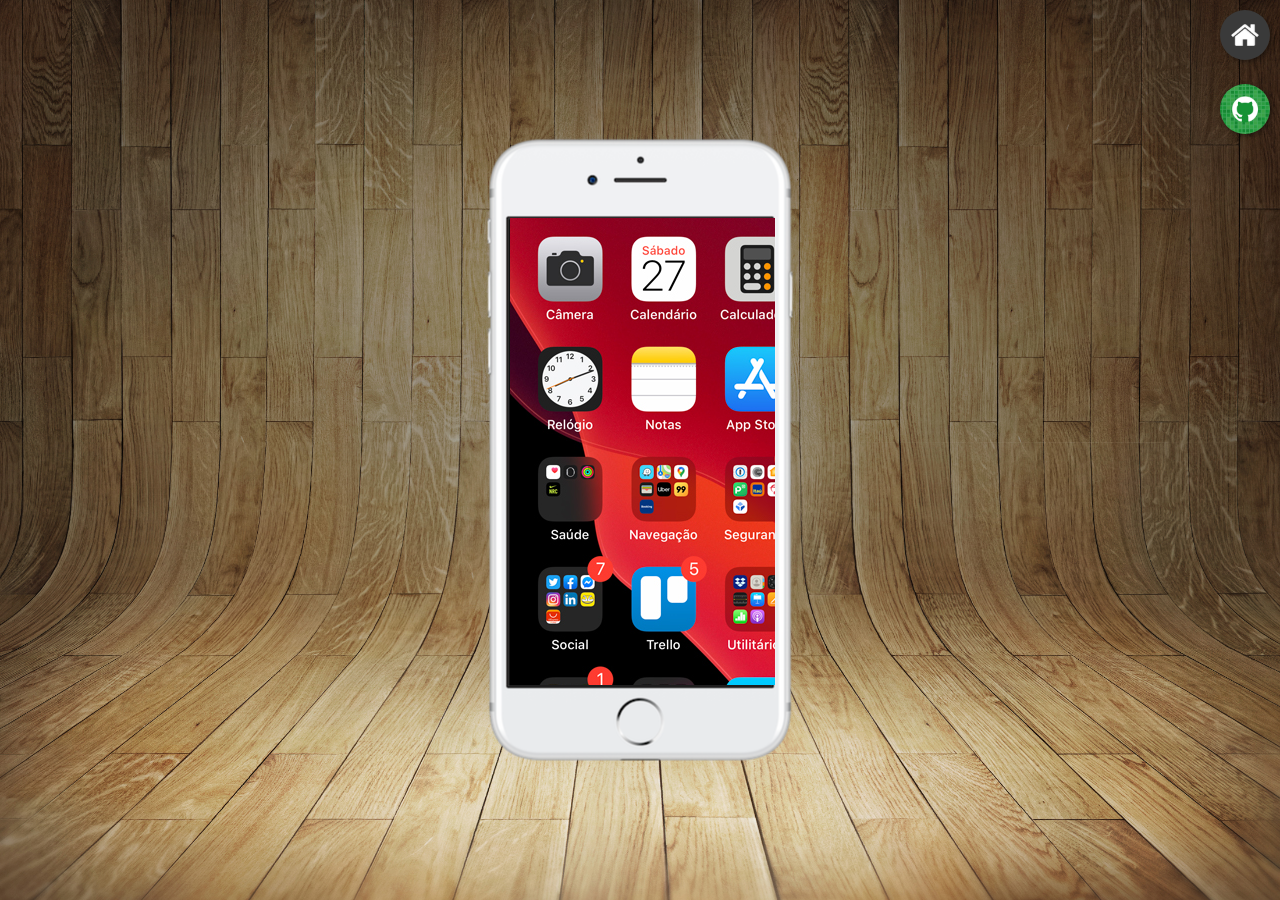
<file: index.html>
<!DOCTYPE html>
<html lang="pt-br">
<head>
    <meta charset="UTF-8">
    <meta name="viewport" content="width=device-width, initial-scale=1.0">
    <title>Meu site social</title>
    <link rel="stylesheet" href="estilos/estilo.css">
</head>
<body>
    <section id="celular">
        <iframe src="imagens/tela-home.jpg" frameborder="0" name="tela">
            Infelizmente seu navegador não roda imagens
        </iframe>
    </section>
    <section id="botoes">
        <a href="imagens/tela-home.jpg" target="tela"><img src="imagens/logo-home.jpg" alt=""></a>
        <a href="github.html" target="tela"><img src="imagens/logo-github.jpg" alt=""></a>
    </section>
</body>
</html>
</file>
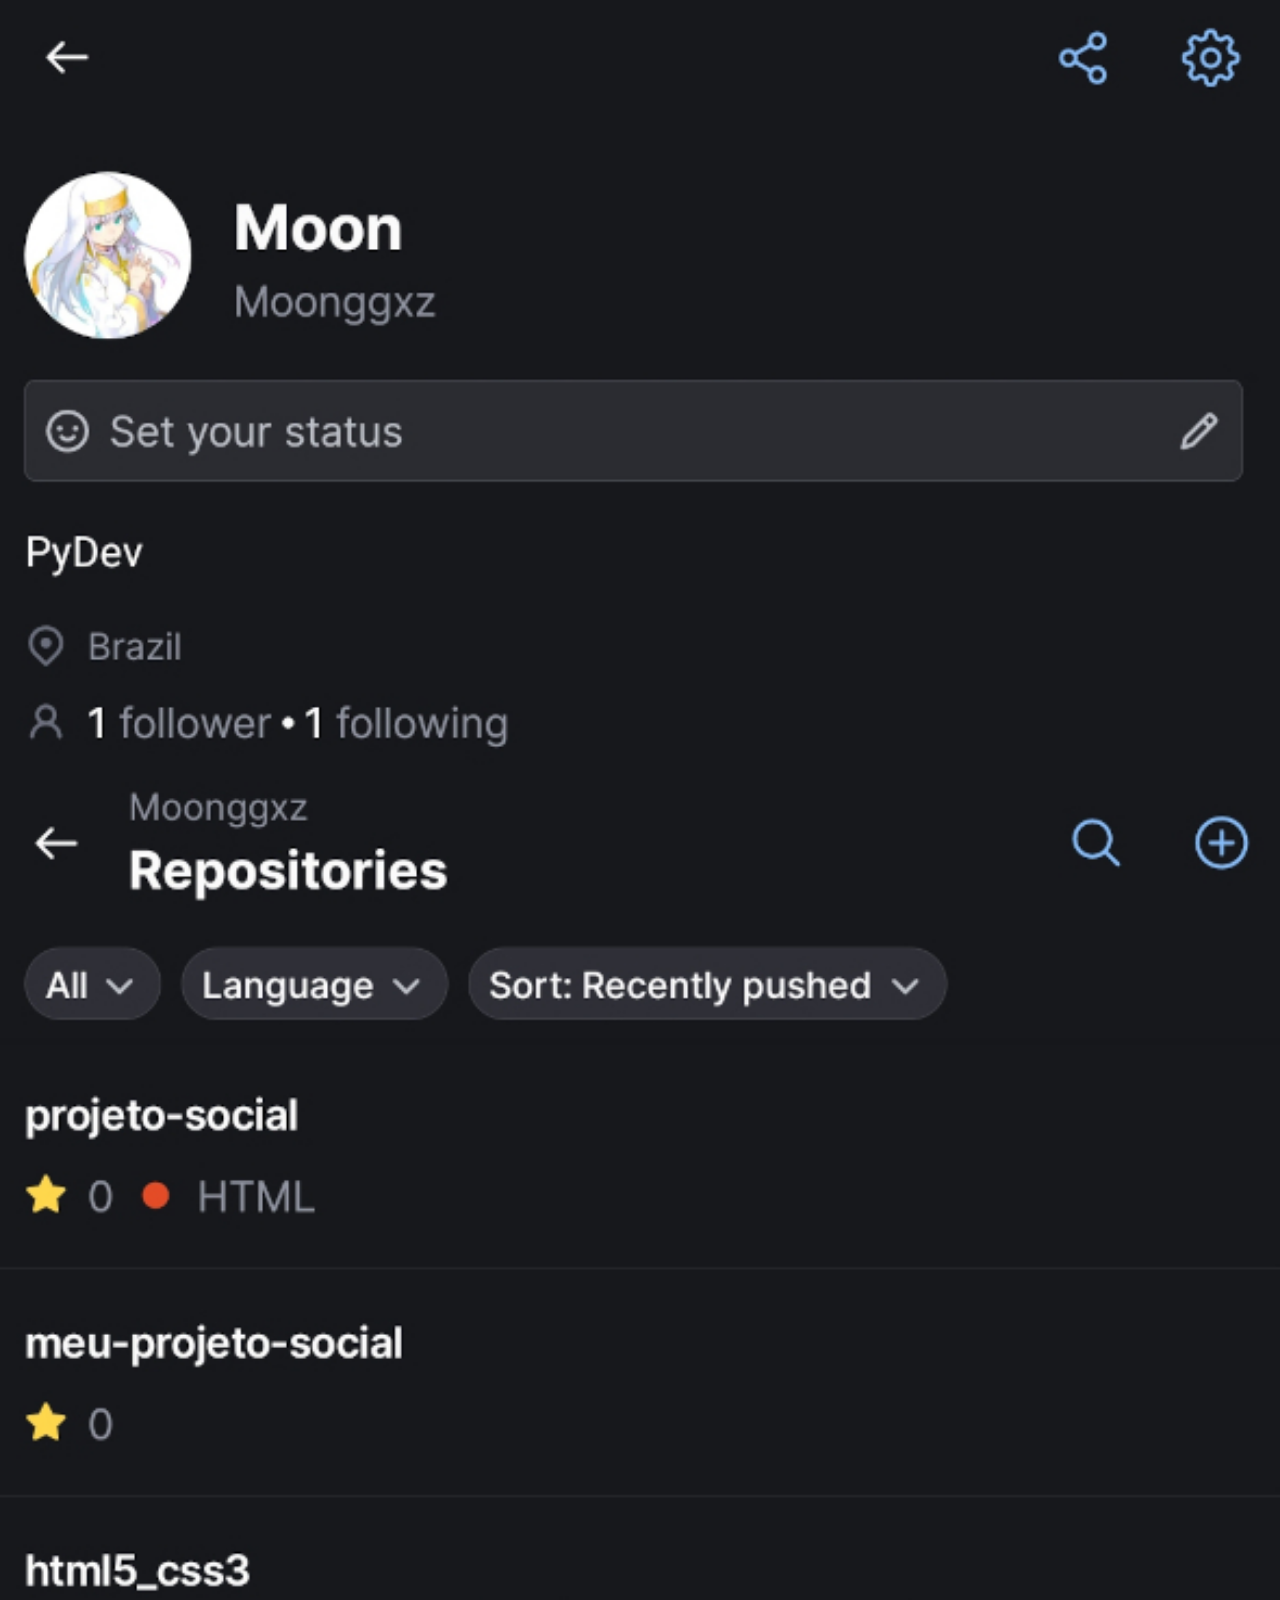
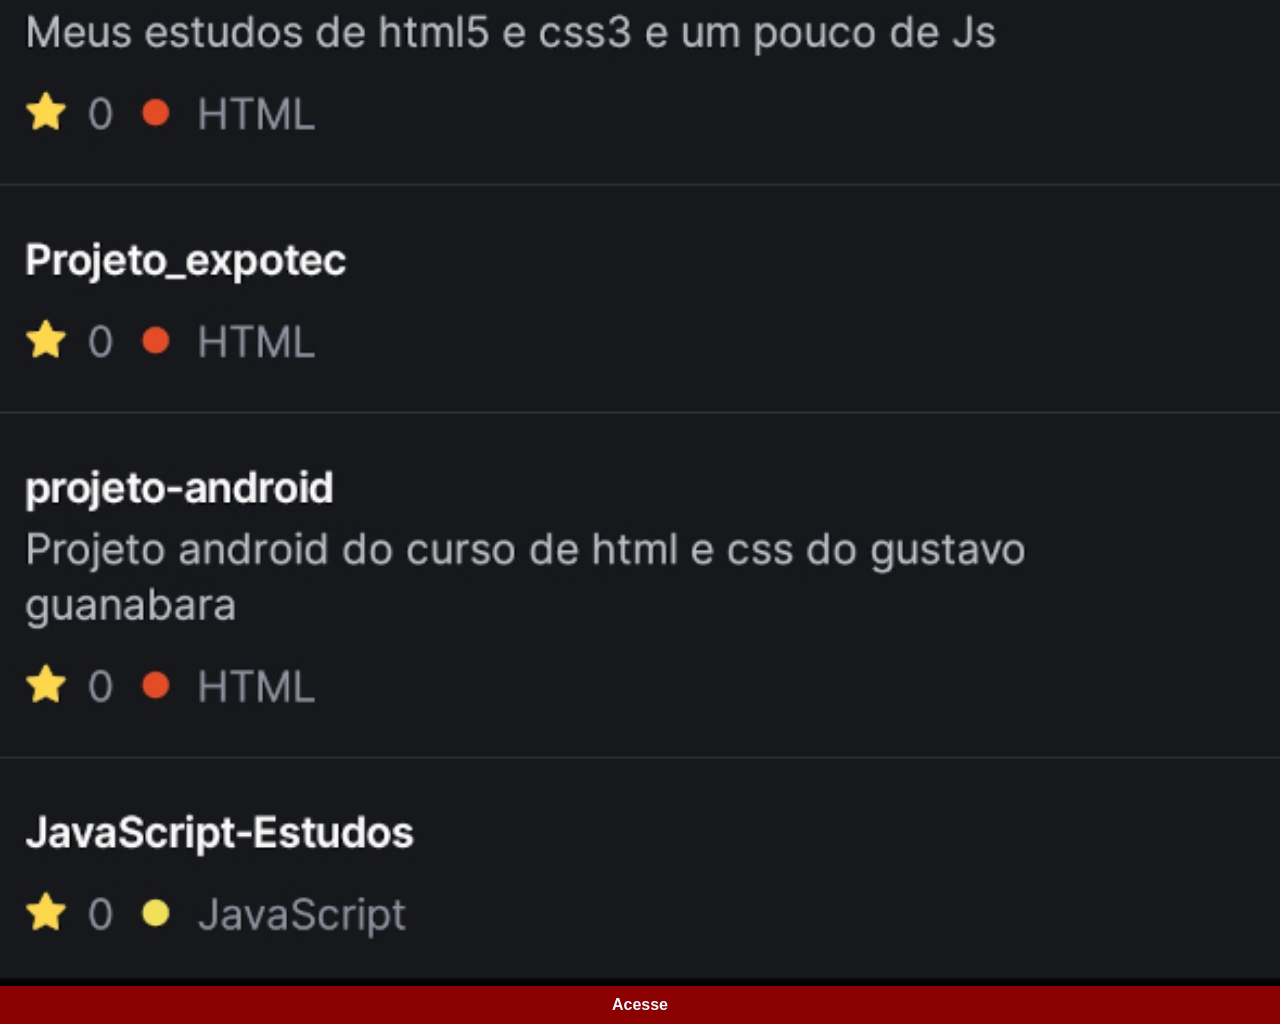
<file: github.html>
<!DOCTYPE html>
<html lang="pt-br">
<head>
    <meta charset="UTF-8">
    <meta name="viewport" content="width=device-width, initial-scale=1.0">
    <title>Document</title>
    <link rel="stylesheet" href="estilos/social.css">
</head>
<body>
    <img src="imagens/Github.jpg" alt="">
    <a href="https://github.com/Moonggxz" target="_blank">Acesse</a>
</body>
</html>
</file>
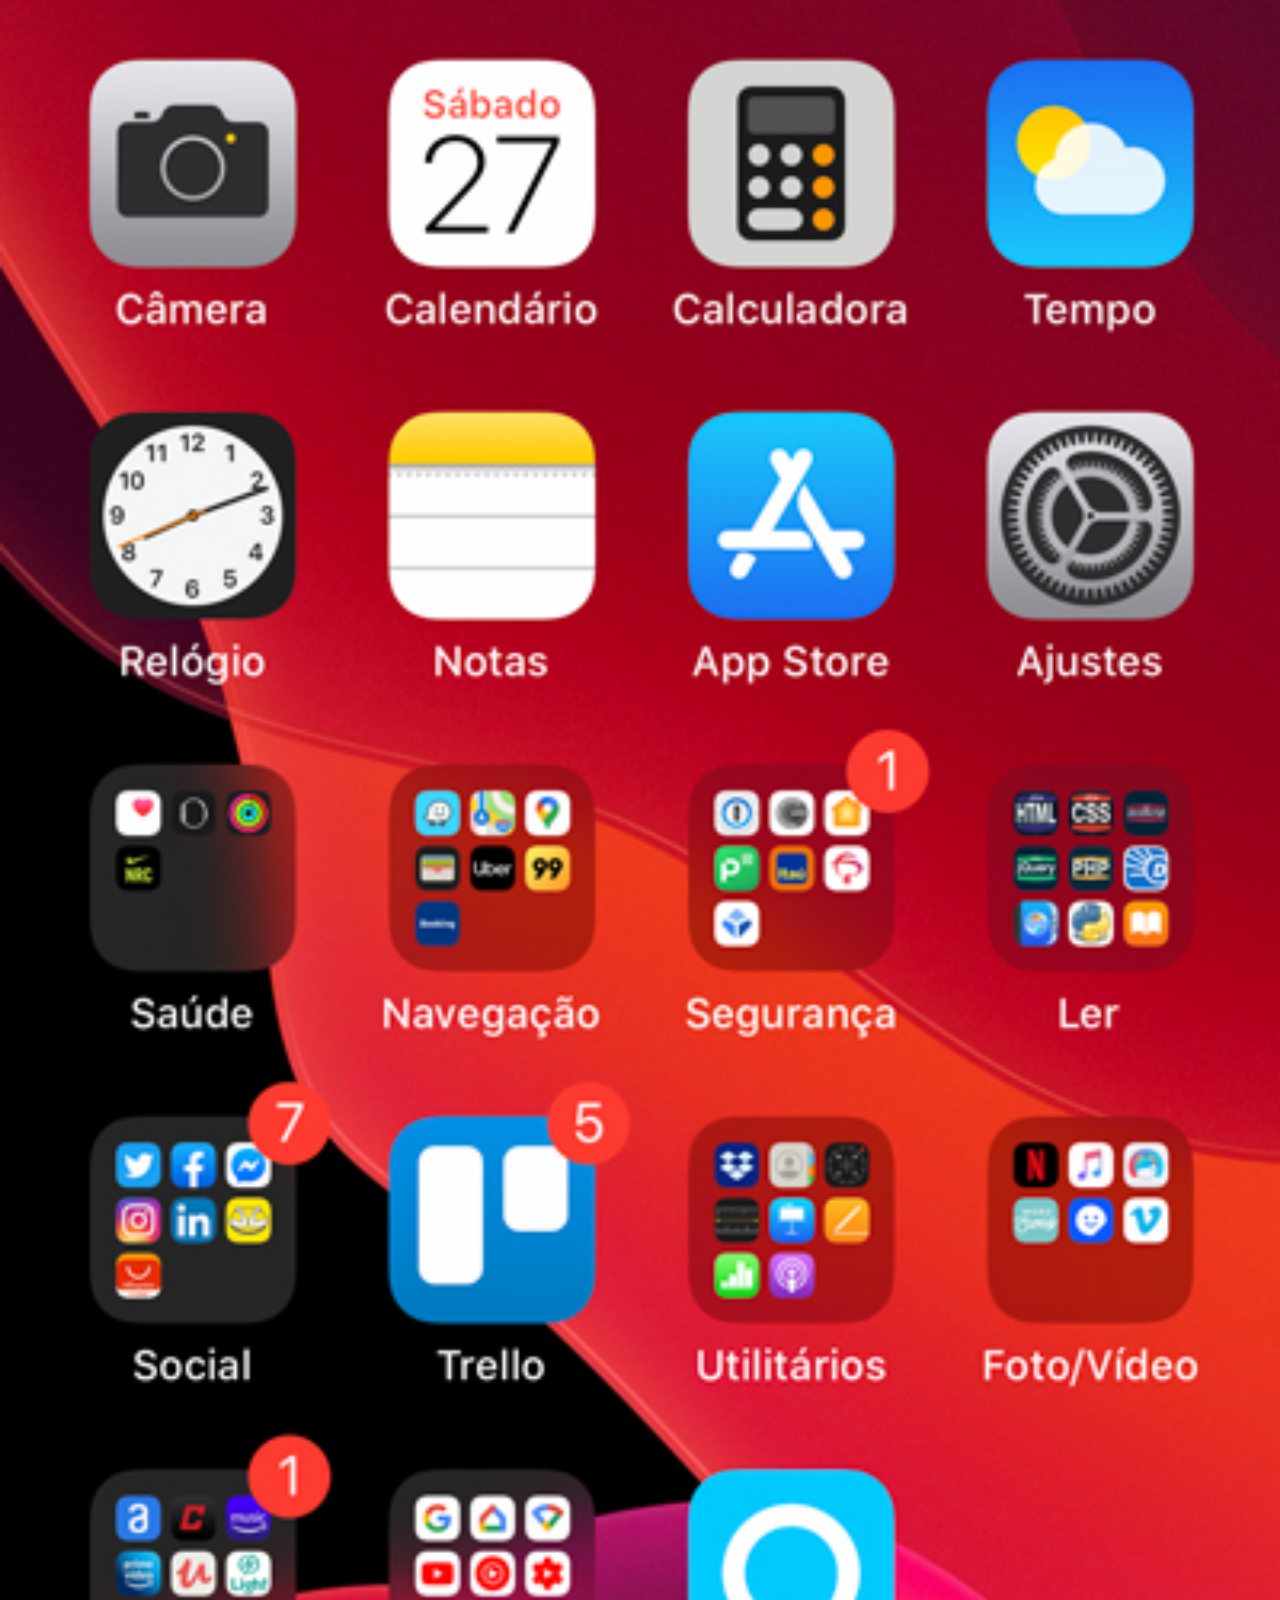
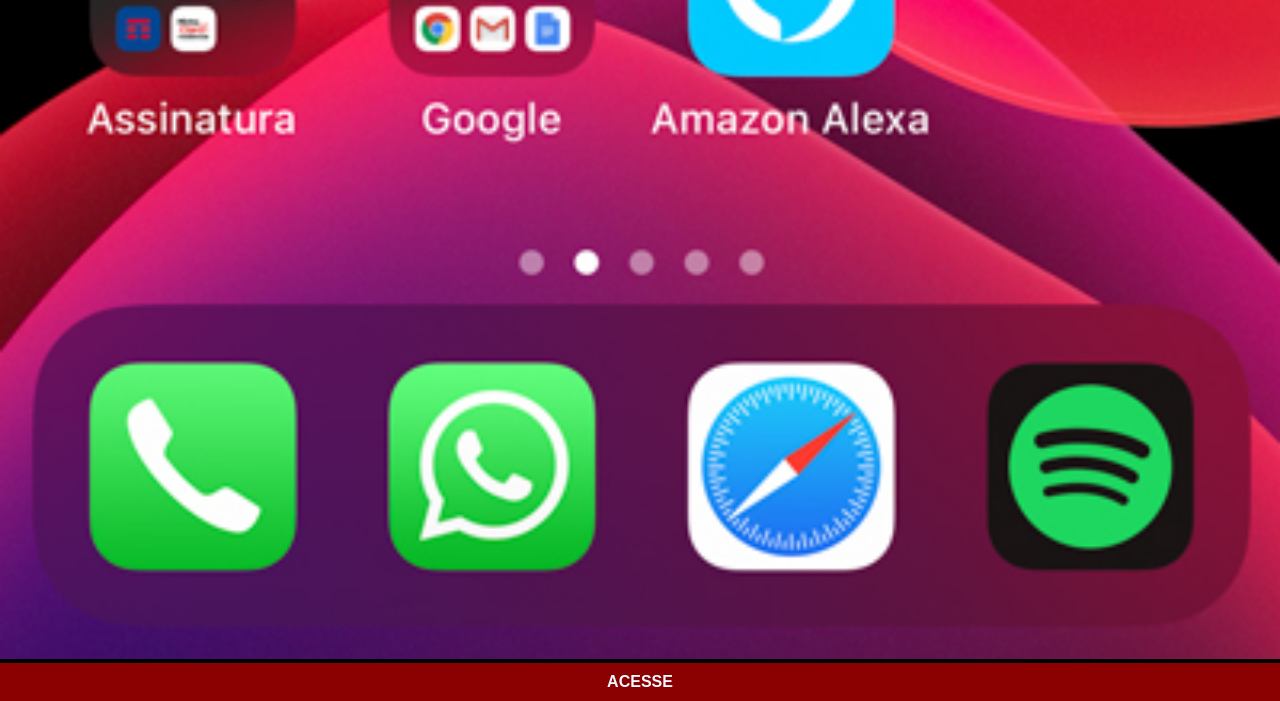
<file: home.html>
<!DOCTYPE html>
<html lang="en">
<head>
    <meta charset="UTF-8">
    <meta name="viewport" content="width=device-width, initial-scale=1.0">
    <title>Document</title>
    <link rel="stylesheet" href="estilos/social.css">
</head>
<body>
    <img src="imagens/tela-home.jpg" alt="Pág Inicial">
    <a href="">ACESSE</a>
</body>
</html>
</file>
<file: estilos/estilo.css>
@charset "UTF-8";


* {
    padding: 0px;
    margin: 0px;
}


html, body {
    width: 100vw;
    height: 100vh;
    background-image: url('../imagens/fundo-madeira.jpg');
    background-repeat: no-repeat;
    background-position: top center;
    background-size: cover;
    background-attachment: fixed;

}

section#celular {
    width: 311px;
    height: 627px;
    background-image: url('../imagens/frame-iphone.png');

    position: absolute;
    top: 50%;
    left: 50%;

    transform: translate(-50%, -50%);
}


section#botoes {
    display: flex;
    flex-direction: column;
    align-items: flex-end;
}

section#botoes > a > img{
    width: 50px;
    height: 50px;
    border-radius: 50%;
    margin: 10px;
    box-shadow: 2px 2px 4px rgba(0, 0, 0, 0.397);
    box-sizing: border-box;

}

section#botoes > a > img:hover {
    border: 2px solid rgba(240, 248, 255, 0.637);
    transform: translate(-5px, -5px);
    box-shadow: 5px 5px 10px rgba(0, 0, 0, 0.397);
    transition:  transform 0.5s, border 1s;
}

iframe {
    position: absolute;
    top: 81px;
    left: 25px;
    height: 467px;
    width: 265px;
}
</file>
<file: estilos/social.css>
* {
    margin: 0;
    padding: 0;
    font-family: Arial, Helvetica, sans-serif;
    background-color: black;
}



img {
    width: 100vw;
}

::-webkit-scrollbar {
    width: 0px;
    height: 0px;
}

a {
    display: block;
    background-color: darkred;
    color: aliceblue;
    text-decoration: none;
    font-weight: bolder;
    text-align: center;
    padding: 10px;

}

a:hover {
    background-color: crimson;
    transition-duration: 0.5s;
}
</file>
